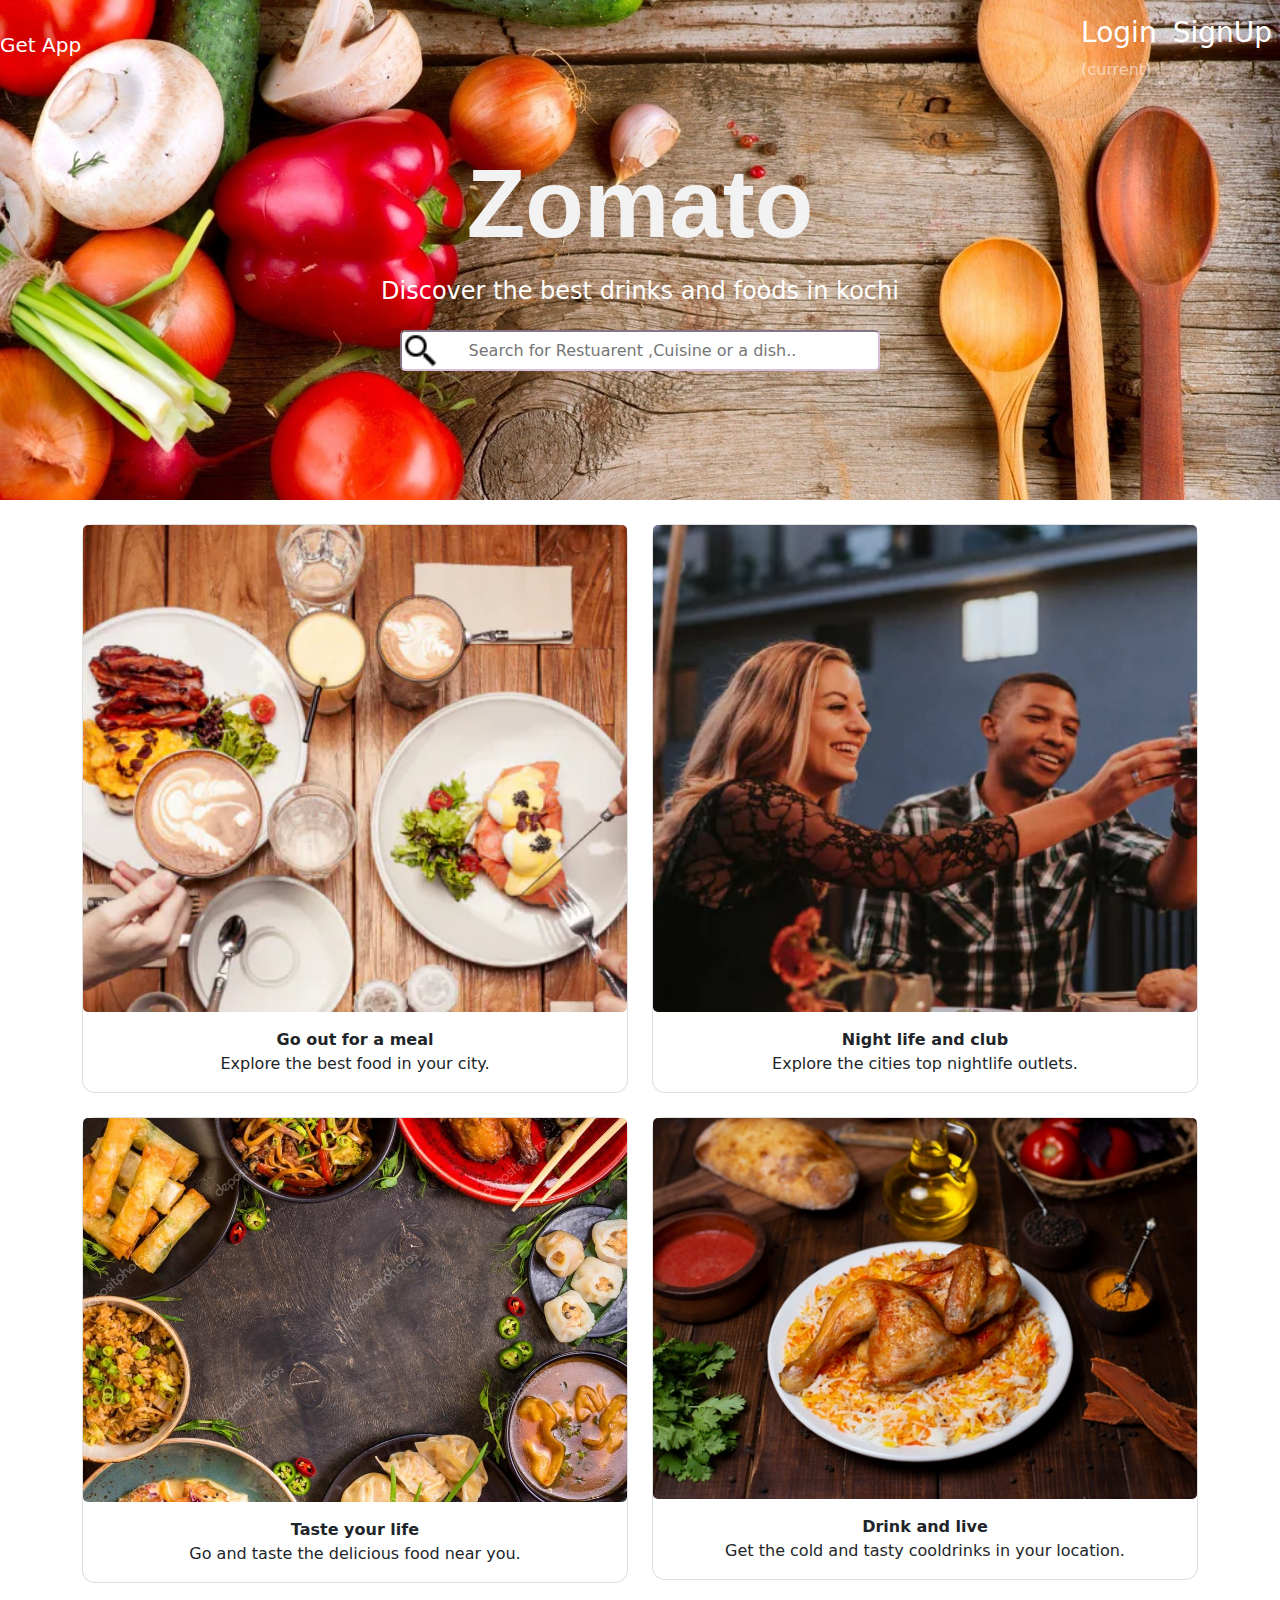
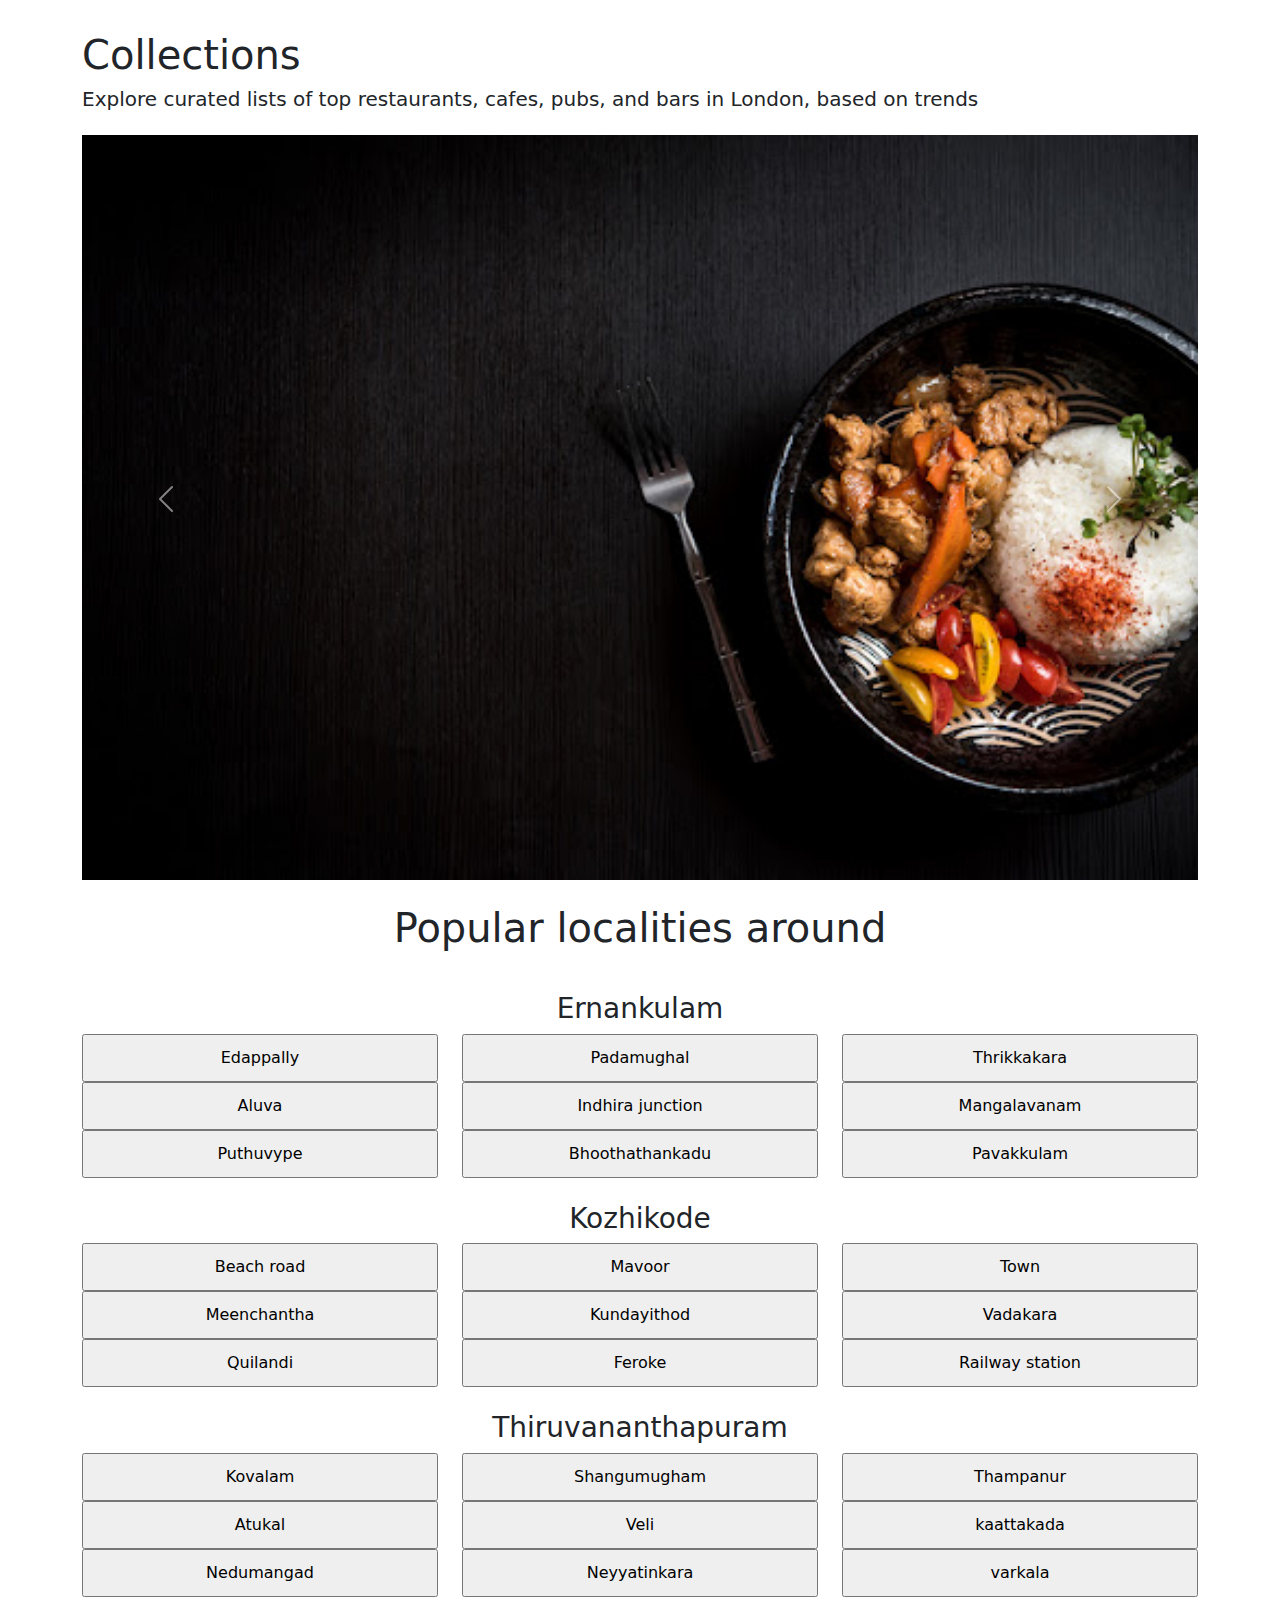
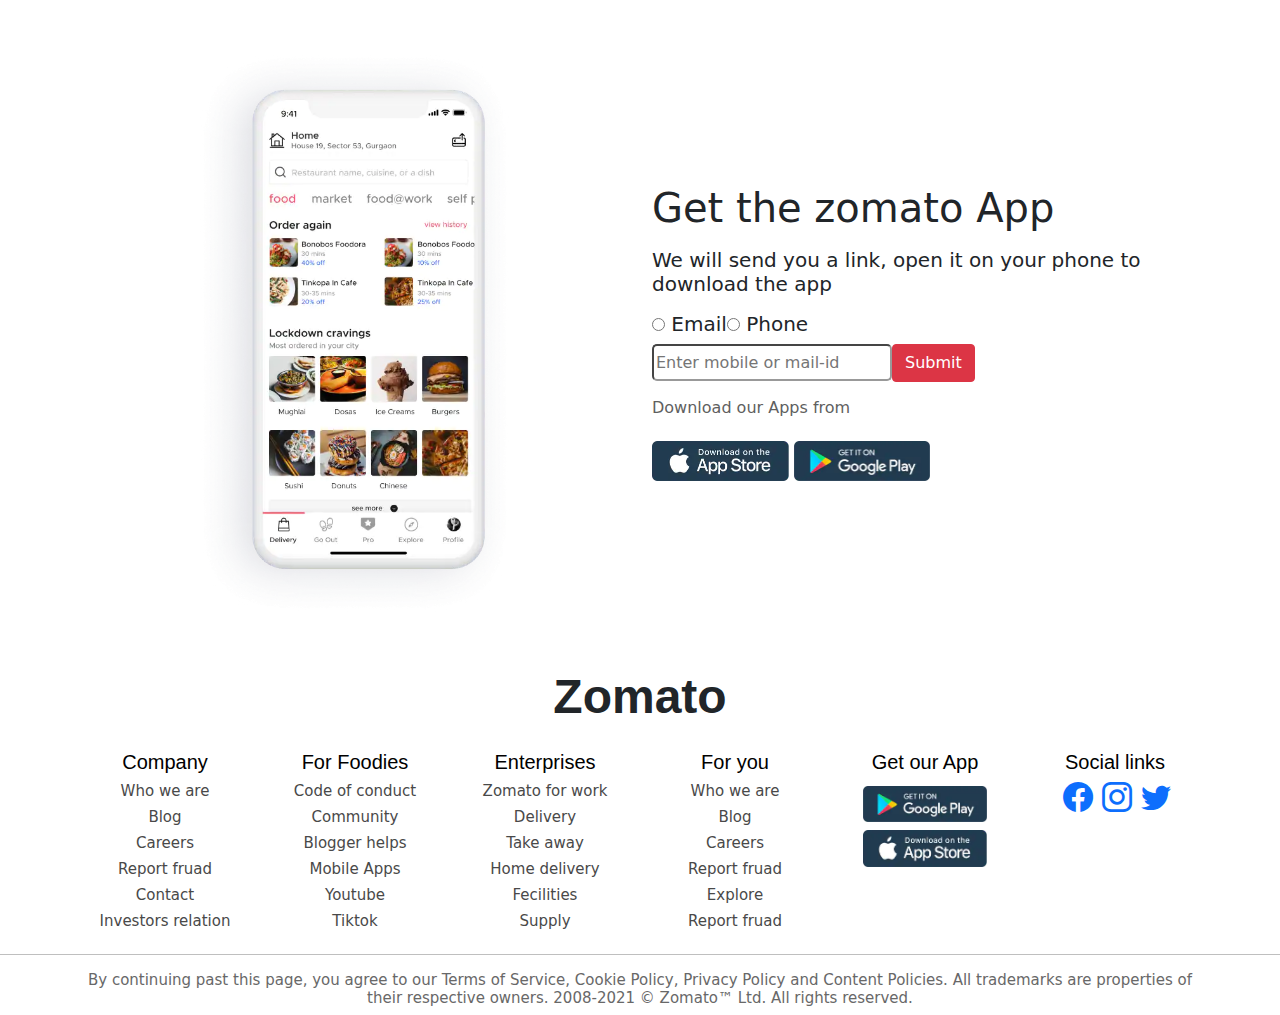
<file: index.html>
<!DOCTYPE html>
<html lang="en">

<head>
  <meta charset="UTF-8">
  <meta http-equiv="X-UA-Compatible" content="IE=edge">
  <meta name="viewport" content="width=device-width, initial-scale=1.0">
  <link rel="stylesheet" href="https://cdn.jsdelivr.net/npm/bootstrap@4.6.1/dist/css/bootstrap.min.css" integrity="sha384-zCbKRCUGaJDkqS1kPbPd7TveP5iyJE0EjAuZQTgFLD2ylzuqKfdKlfG/eSrtxUkn" crossorigin="anonymous">
    <link href="https://cdn.jsdelivr.net/npm/bootstrap@5.1.3/dist/css/bootstrap.min.css" rel="stylesheet" integrity="sha384-1BmE4kWBq78iYhFldvKuhfTAU6auU8tT94WrHftjDbrCEXSU1oBoqyl2QvZ6jIW3" crossorigin="anonymous">
   
  <link rel="stylesheet" href="https://cdn.jsdelivr.net/npm/bootstrap-icons@1.7.1/font/bootstrap-icons.css">
  <link rel="stylesheet" href="css/bootstrap.css" type="text/css">
  <link rel="stylesheet" href="style.css" type="text/css">
  
  <title>Zomato</title>
</head>

<body>
  <!-- <section>
    <div class="row1">
      <nav class="navbar navbar-expand-lg navbar-dark bg-transparent">
        <div class="container-fluid">
          <a class="navbar-brand text-white" href="https://play.google.com/store/apps/details?id=com.application.zomato">Get App</a>
          <button class="navbar-toggler" type="button" data-bs-toggle="collapse"
            data-bs-target="#navbarSupportedContent" aria-controls="navbarSupportedContent" aria-expanded="false"
            aria-label="Toggle navigation">
            <span class="navbar-toggler-icon"></span>
          </button>
          <div class="collapse navbar-collapse justify-content-end" id="navbarSupportedContent">
            <ul class="navbar-nav me-auto mb-2 mb-lg-0">

            </ul>
             <h2 class="text1 me-4 justify-content-end">Login</h2>
            <h2 class="text1 me-4 justify-content-end">SignUp</h2>
          </div>
        </div>
      </nav>

      <div class="row2">
        <h1 class="text-3">zomato</h1>

      </div>
      <div class="row3">
        <h3 class="text-4">Discover the best drinks and foods in kochi</h3>

      </div>
      <div class="row4">
        <div class="col-12">
          <input type="search" class="Textfield" placeholder="Search for Restuarent ,Cuisine or a dish..">
        </div>
      </div> 



    </div>
  </div>
        
  </section> -->
  <!-- <div class="container"> -->

  <section class="Header">
    <div class="row">
      <nav class="navbar navbar-expand-lg navbar-dark bg-transparent">
        <a class="navbar-brand pl-2" href="https://play.google.com/store/apps/details?id=com.application.zomato"><h5 class="text1">Get App</h5></a>
        <button class="navbar-toggler " type="button" data-toggle="collapse" data-target="#navbarNav" aria-controls="navbarNav" aria-expanded="false" aria-label="Toggle navigation">
          <span class="navbar-toggler-icon"></span>
        </button>
        <div class="collapse navbar-collapse justify-content-end" id="navbarNav">
          <ul class="navbar-nav">
            <li class="nav-item active">
              <a class="nav-link" href="#"><h3 class="text1">Login</h3><span class="sr-only">(current)</span></a>
            </li>
            <li class="nav-item">
              <a class="nav-link" href="#"><h3 class="text1">SignUp</h3></a>
            </li>
          </ul>
        </div>
      </nav>
    </div>
    <div class="row text-center pt-5">
      <h1 class="Zomatotext text-center">Zomato</h1>
    </div>
    <div class="row text-center pt-2">
      <h4 class="bartext text-center">Discover the best drinks and foods in kochi</h4>
    </div>
    <div class="row justify-content-center pt-3">
      <input id="add" type="search" placeholder="Search for Restuarent ,Cuisine or a dish.." class="Textfield">
      
    </div>
  </section>
<!-- </div> -->


   <!-- bodySection -->

  <div class="container text-center">
    <div class="row text-center">
      <div class="col-6 col-md-6 col-sm-6 col-lg-6 pt-4">
        <div class="card" style="width: 100%; height: auto;">
          <img src="Images/Go out for meal.webp" class="card-img-top" alt="...">
          <div class="card-body">
            <p class="card-text"><b>Go out for a meal</b><br>Explore the best food in your city.</p>
          </div>
        </div>
      </div>
      <div class="col-6 col-md-6 col-lg-6 col-sm-6 pt-4">
        <div class="card" style="width: 100%; height: auto;">
          <img src="Images/Zomatopro.webp" class="card-img-top" alt="...">
          <div class="card-body">
            <p class="card-text"><b>Night life and club</b><br>Explore the cities top nightlife outlets.</p>
          </div>
        </div>
      </div>
    </div>
    <div class="row text-center">
      <div class="col-6 col-md-6 col-lg-6 col-sm-6 pt-4">
        <div class="card" style="width: 100%; height: auto;">
          <img src="Images/Background11.jpg" class="card-img-top" alt="...">
          <div class="card-body">
            <p class="card-text"><b>Taste your life</b><br>Go and taste the delicious food near you.</p>
          </div>
        </div>
      </div>
      <div class="col-6 col-md-6 col-lg-6 col-sm-6 pt-4">
        <div class="card" style="width: 100%; height: auto;">
          <img src="Images/food5.jpg" class="card-img-top" alt="...">
          <div class="card-body">
            <p class="card-text"><b>Drink and live</b><br>Get the cold and tasty cooldrinks in your location.</p>
          </div>
        </div>
      </div>
    </div>
  </div>

  <!-- second body -->


  <div class="container">
    <div class="row pt-5">
      <h1>Collections</h1>
      <h5>Explore curated lists of top restaurants, cafes, pubs, and bars in London, based on trends</h5>
      <div class="col-md-12">
        <div id="carouselExampleInterval" class="carousel slide pt-3" data-bs-ride="carousel">
          <div class="carousel-inner">
            <div class="carousel-item active" data-bs-interval="10000">
              <img src="Images/Background6.jpg" class="d-block w-100" alt="...">
            </div>
            <div class="carousel-item" data-bs-interval="2000">
              <img src="Images/Background10 (1).png" class="d-block w-100" alt="...">
            </div>
            <div class="carousel-item" data-bs-interval="2000">
              <img src="Images/Background7.jpg" class="d-block w-100" alt="...">
            </div>
          </div>
          <button class="carousel-control-prev" type="button" data-bs-target="#carouselExampleInterval" data-bs-slide="prev">
            <span class="carousel-control-prev-icon" aria-hidden="true"></span>
            <span class="visually-hidden">Previous</span>
          </button>
          <button class="carousel-control-next" type="button" data-bs-target="#carouselExampleInterval" data-bs-slide="next">
            <span class="carousel-control-next-icon" aria-hidden="true"></span>
            <span class="visually-hidden">Next</span>
          </button>
        </div>
      </div>
    </div>
  </div>

  <!-- thirdbody -->

  <div class="container">
    <h1 class="pt-4 text-center">Popular localities around</h1>
    <div class="row text-center pt-4">
      <h3 class="line pt-2">Ernankulam</h3>
      <div class="col-sm-4 col-12 col-lg-4"><input type="button" class="button" value="Edappally"></div>
      <div class="col-sm-4 col-12 col-lg-4 "><input type="button" class="button" value="Padamughal"></div>
       <div class="col-sm-4 col-12 col-lg-4"><input type="button" class="button" value="Thrikkakara"></div>
      <!-- <div class="col-sm-4 col-9 col-lg-4"><input type="button" class="button" value="Kondotty"></div>
      <div class="col-sm-4 col-9 col-lg-4"><input type="button" class="button" value="Kondotty"></div>  -->
      <div class="col-sm-4 col-12 col-lg-4"><input type="button" class="button" value="Aluva"></div>
      <div class="col-sm-4 col-12 col-lg-4 "><input type="button" class="button" value="Indhira junction"></div>
       <div class="col-sm-4 col-12 col-lg-4"><input type="button" class="button" value="Mangalavanam"></div>
       <div class="col-sm-4 col-12 col-lg-4"><input type="button" class="button" value="Puthuvype"></div>
       <div class="col-sm-4 col-12 col-lg-4 "><input type="button" class="button" value="Bhoothathankadu"></div>
        <div class="col-sm-4 col-12 col-lg-4"><input type="button" class="button" value="Pavakkulam"></div>
    </div>
    <div class="row text-center pt-3">
      <h3 class="line pt-2">Kozhikode</h3>
      <div class="col-sm-4 col-12 col-lg-4"><input type="button" class="button" value="Beach road"></div>
      <div class="col-sm-4 col-12 col-lg-4 "><input type="button" class="button" value="Mavoor"></div>
       <div class="col-sm-4 col-12 col-lg-4"><input type="button" class="button" value="Town"></div>
       <div class="col-sm-4 col-12 col-lg-4"><input type="button" class="button" value="Meenchantha"></div>
      <div class="col-sm-4 col-12 col-lg-4 "><input type="button" class="button" value="Kundayithod"></div>
       <div class="col-sm-4 col-12 col-lg-4"><input type="button" class="button" value="Vadakara"></div>
       <div class="col-sm-4 col-12 col-lg-4"><input type="button" class="button" value="Quilandi"></div>
      <div class="col-sm-4 col-12 col-lg-4 "><input type="button" class="button" value="Feroke"></div>
       <div class="col-sm-4 col-12 col-lg-4"><input type="button" class="button" value="Railway station"></div>


    </div>
    <div class="row text-center pt-3">
      <h3 class="line pt-2">Thiruvananthapuram</h3>
      <div class="col-sm-4 col-12 col-lg-4"><input type="button" class="button" value="Kovalam"></div>
      <div class="col-sm-4 col-12 col-lg-4 "><input type="button" class="button" value="Shangumugham"></div>
       <div class="col-sm-4 col-12 col-lg-4"><input type="button" class="button" value="Thampanur"></div>
       <div class="col-sm-4 col-12 col-lg-4"><input type="button" class="button" value="Atukal"></div>
      <div class="col-sm-4 col-12 col-lg-4"><input type="button" class="button" value="Veli"></div>
       <div class="col-sm-4 col-12 col-lg-4"><input type="button" class="button" value="kaattakada"></div>
       <div class="col-sm-4 col-12 col-lg-4"><input type="button" class="button" value="Nedumangad"></div>
      <div class="col-sm-4 col-12 col-lg-4"><input type="button" class="button" value="Neyyatinkara"></div>
       <div class="col-sm-4 col-12 col-lg-4"><input type="button" class="button" value="varkala"></div>

    </div>

  </div>

  <!-- fourth body -->
  <div class="container">
    <div class="row pt-5">
      <div class="col-12 col-sm-6 col-md-6  text-center">
        <img src="Images/phonephoto.webp" alt="" class="phoneimage">

      </div>
      <div class="zom col-12 col-sm-6 col-md-6">
        <h1>Get the zomato App</h1>
        <h5 class="h5text pt-2">We will send you a link, open it on your phone to download the app</h5> 
        <!-- <span><input type="radio" name="name" class=""><h5 class="d-flex">Email</h5> <input type="radio" name="name"><h5>Phone</h5></span> -->
         <div class="firstdiv pt-2">
          <h5><input type="radio" class="Buttonradio" name="name">  Email</h5>
        </div>
          <div class="Seconddiv pt-2">
         
          <h5><input type="radio" class="Buttonradio " name="name">  Phone</h5>
          
        </div>
        <div class="dev  col-12 col-md-12 col-sm-12">
        
        <div class="Searchinput  ">
          <input type="search" class="Searchspace " placeholder="Enter mobile or mail-id">
        </div>
        <div class="Searchbuton ">
          <button type="button" class="btn btn-danger m-auto">Submit</button>

        </div>
      </div>

        <h6 class="textd pt-3">Download our Apps from</h6>
        <img src="Images/Playstore.webp" alt="" class="logo image-fluid mt-3">
        <img src="Images/Googleplay.webp" alt="" class="logo image-fluid mt-3">
        
        
        
        

      </div>
    </div>
  </div>

  <!-- footer -->

  <div class="container">
    <div class="row pt-5 text-center">
      <h1 class="Textlast">Zomato</h1>
      
      <div class="col-6 col-sm-4 col-lg-2 pt-3">
        <h4 class="Company">Company</h4>
        <h6 class="innertext">Who we are</h6>
        <h6 class="innertext">Blog</h6>
        <h6 class="innertext">Careers</h6>
        <h6 class="innertext">Report fruad</h6>
        <h6 class="innertext">Contact</h6>
        <h6 class="innertext">Investors relation</h6>

      </div>
      <div class="col-6 col-sm-4 col-lg-2 pt-3">
        <h4 class="Company">For Foodies</h4>
        <h6 class="innertext">Code of conduct</h6>
        <h6 class="innertext">Community</h6>
        <h6 class="innertext">Blogger helps</h6>
        <h6 class="innertext">Mobile Apps</h6>
        <h6 class="innertext">Youtube</h6>
        <h6 class="innertext">Tiktok</h6>
   

      </div>
      <div class="col-6 col-sm-4 col-lg-2 pt-3">
        <h4 class="Company">Enterprises</h4>
        <h6 class="innertext">Zomato for work</h6>
        <h6 class="innertext">Delivery</h6>
        <h6 class="innertext">Take away</h6>
        <h6 class="innertext">Home delivery</h6>
        <h6 class="innertext">Fecilities</h6>
        <h6 class="innertext">Supply</h6>

      </div>
      <div class="col-6 col-sm-4 col-lg-2 pt-3">
       <h4 class="Company">For you</h4>
       <h6 class="innertext">Who we are</h6>
        <h6 class="innertext">Blog</h6>
        <h6 class="innertext">Careers</h6>
        <h6 class="innertext">Report fruad</h6>
        <h6 class="innertext">Explore</h6>
        <h6 class="innertext">Report fruad</h6>
       

      </div>
      <div class="col-6 col-sm-4 col-lg-2 pt-3">
        <h4 class="Company">Get our App</h4>
        <a href="https://play.google.com/store/apps/details?id=com.application.zomato"><img src="Images/Googleplay.webp" alt="" class="w-75 mt-1"></a>
        <a href="https://apps.apple.com/in/app/zomato-food-delivery-dining/id434613896"><img src="Images/Playstore.webp" alt="" class="w-75 mt-2"></a>
    
      </div>
      <div class="col-6 col-sm-4 col-lg-2 pt-3">
        <h4 class="Company">Social links</h4>
        <a href="https://www.facebook.com/zomato/"><i class="bi bi-facebook"></i></a>
        <a href="https://www.instagram.com/zomato/?hl=en"><i class="bi bi-instagram"></i></a>
        <a href="https://twitter.com/zomato?ref_src=twsrc%5Egoogle%7Ctwcamp%5Eserp%7Ctwgr%5Eauthor"><i class="bi bi-twitter"></i></a>
       

      </div>
    </div>
  </div>

  <hr class="hr">
  <div class="container">
  <h6 class="h6 text-center">By continuing past this page, you agree to our Terms of Service, Cookie Policy, Privacy Policy and Content Policies. All trademarks are properties of their respective owners. 2008-2021 © Zomato™ Ltd. All rights reserved.</h6>

</div>







<script src="https://cdn.jsdelivr.net/npm/bootstrap@4.6.1/dist/js/bootstrap.bundle.min.js" integrity="sha384-fQybjgWLrvvRgtW6bFlB7jaZrFsaBXjsOMm/tB9LTS58ONXgqbR9W8oWht/amnpF" crossorigin="anonymous"></script>
<script src="https://cdn.jsdelivr.net/npm/jquery@3.5.1/dist/jquery.slim.min.js" integrity="sha384-DfXdz2htPH0lsSSs5nCTpuj/zy4C+OGpamoFVy38MVBnE+IbbVYUew+OrCXaRkfj" crossorigin="anonymous"></script>
<script src="https://cdn.jsdelivr.net/npm/popper.js@1.16.1/dist/umd/popper.min.js" integrity="sha384-9/reFTGAW83EW2RDu2S0VKaIzap3H66lZH81PoYlFhbGU+6BZp6G7niu735Sk7lN" crossorigin="anonymous"></script>
<script src="https://cdn.jsdelivr.net/npm/bootstrap@4.6.1/dist/js/bootstrap.min.js" integrity="sha384-VHvPCCyXqtD5DqJeNxl2dtTyhF78xXNXdkwX1CZeRusQfRKp+tA7hAShOK/B/fQ2" crossorigin="anonymous"></script>



  <script src="js/bootstrap.js"></script>
  <script src="https://cdn.jsdelivr.net/npm/@popperjs/core@2.10.2/dist/umd/popper.min.js"
    integrity="sha384-7+zCNj/IqJ95wo16oMtfsKbZ9ccEh31eOz1HGyDuCQ6wgnyJNSYdrPa03rtR1zdB"
    crossorigin="anonymous"></script>
  <script src="https://cdn.jsdelivr.net/npm/bootstrap@5.1.3/dist/js/bootstrap.min.js"
    integrity="sha384-QJHtvGhmr9XOIpI6YVutG+2QOK9T+ZnN4kzFN1RtK3zEFEIsxhlmWl5/YESvpZ13"
    crossorigin="anonymous"></script>
</body>

</html>
</file>
<file: style.css>
body{
    margin: 0px;
    padding: 0px;
}
.Header{
    background-image: url(Images/New-1.jpg);
    background-size: cover;
    overflow: hidden;
    height: 500px;
}

.row1{
    width: 100%;
    height: 500px;
    background-image: url(Images/New-1.jpg);
    background-size: cover;
    overflow: hidden;
}
.text1{
    cursor: pointer;
    color: white;
}
.bartext{
    color: white;
}
.Zomatotext{
    color: rgb(242, 242, 242);
    font-size: 6rem;
    font-weight: bolder;
    font-family: -apple-system, BlinkMacSystemFont, 'Segoe UI', Roboto, Oxygen, Ubuntu, Cantarell, 'Open Sans', 'Helvetica Neue', sans-serif;
    font: normal;
}
.text1:hover{
    color: rgb(1, 105, 32);
}
.row2{
    align-items: center;
    text-align: center;
    padding-top: 5rem;
   
}
.text-3{
    font-size: 100px;
    font-family: Arial, Helvetica, sans-serif;
    font-weight: bolder;
    color: rgb(255, 255, 255);
}
.row3{
    align-items: center;
    text-align: center;

}
.text-4{
    font-size: 30px;
    font-family: Arial, Helvetica, sans-serif;
    font-weight: bolder;
    color: white;
}
.row4{
    align-items: center;
    text-align: center;

}
.Textfield{
    width: 30rem;
    height: 2.6rem;
    text-align: center;
    border-radius: 5px;
    border-color: thistle;
    background-image: url(Images/icons8-search-24.png);
    background-repeat: no-repeat;
    background-size: 2.3rem;
    
    /* background-position:; */
    outline: 0;
    cursor: pointer;

}

/* bodypart */
/* .container{
    margin-top: auto;
    background: rgb(255, 255, 255);
}
.row{
    text-align: center;
    margin-top: 40px;
   height: 500px;
   background: rgb(255, 255, 255);
   
  
}

.card{
    height: auto;
    width: auto;
    border-radius: 10px;

}

.card-img-top{
    width: auto;
    height: 15rem;
    border-radius: 2rem;

}
.rowone{
    text-align: center;
    margin-top: 40px;
   height: 900px;
   background: rgb(248, 155, 155);

} */

.Image1{
    width: 100%;
    height: auto;
    
    /* height: 7rem; */
}
.card{
    border-radius: 13px;
    min-height: 22rem;
}
.card-img-top{
    border-radius: 5px;
    height: auto;
}
.d-block{
    width: 100%;
    
}
.button{
    width: 100%;
    height: 3rem;
    cursor: pointer;
    
}
.Textlast{
    font-family:sans-serif;
    font-weight: bold;
    font-size: 3rem;
}
.Company{
    font-style: normal;
    font-family: Verdana, Geneva, Tahoma, sans-serif;
    font-size: 20px;
    color: black;
}
.innertext{
    color: rgb(73, 73, 73);
    font-size: 15px;
    cursor: pointer;
    font-weight: lighter;

}
.innertext:hover{
    color: rgb(250, 14, 14);
}
.hr{
    color: black;
    font-weight: 700;
}
.image-fluid{
    width: 3rem;
    height: auto;
    cursor: pointer;
}
.image-fluid:hover{
    transform: scale(1.05);
    transition: 0.7s ease;
}
.w-75:hover{
    transform: scale(1.05);
    transition: 0.7s ease;

}
.h6{
    color: rgb(104, 104, 104);
    font-size: 15px;
}
.phoneimage {
    width: 30%;
    height: auto;
}
.innerSection{
    width: 100%;
    height: 50px;
    background: rgb(255, 255, 255);
    margin-top: 3rem;
}
.AppText{
    font-family:Okra, Helvetica, sans-serif;
    font-weight: normal;
    font-size: 44px;
    word-spacing: 2px;
    letter-spacing: 1px;
    padding-left: 2rem;
}
.innerSection1{
    width: 100%;
    height: 100px;
    background: rgb(255, 255, 255);
}
.TextFile{
    font-family:Okra, Helvetica, sans-serif;
    font-weight: normal;
    font-size: 15px;
    word-spacing: 2px;
    letter-spacing: 1px;
    padding-left: 2rem;
    padding-top: 2rem;
}

.Innersection2{
    width: 100%;
    height: 60px;
    background: rgb(255, 255, 255);
}
.Emailpart{
    float: left;
    padding-left: 2rem;
    padding-top: 1rem;
    font-size: 17px;
    font-weight: lighter;


}
.Phonepart{
    float: left;
    padding-left: 2rem;
    padding-top: 1rem;
    font-size: 17px;
    font-weight: lighter;

}
.Radiobutton{
    width: 20px;
    height: 20px;  
    fill: brown;
    /* background-color; */
   
}
.Emailpart input{
    /* background:red; */
    
    fill: brown !important;
}
.innersection3{
    width: 100%;
    height: 60px;
    background: rgb(255, 255, 255);
}
.Button1{
    padding-left: 2rem;
    padding-top: 1rem;
}
.ButtonClass{
    width: 40%;
    height: 2.5rem;
    border-radius: 5px;
    border: aliceblue;
    background-color: rgb(214, 214, 214);
    float: left;
    cursor: pointer;

}
.Button2{
    padding-top: 0px;

}
.ButtonClass1{
    width: 20%;
    height: 2.5rem;
    border-radius: 5px;
    float: left;
    text-align: center;
    margin-left: 1rem;
    background-color: rgb(245, 75, 75);
    cursor: pointer;
    border: 0px;
    color: white;

}
.ButtonClass1:hover{
    transform: scale(1.05);
    transition: 1s ease;

}
.innersection4{
    width: 100%;
    height: 50px;
    background: rgb(255, 255, 255);
    
}
.Download{
    font-family:Okra, Helvetica, sans-serif;
    font-weight: normal;
    font-size: 15px;
    word-spacing: 2px;
    letter-spacing: 1px;
    padding-left: 2rem;
    padding-top: 2rem;
    color: rgb(145, 145, 145);

}
.innersection5{
    width: 100%;
    height: 100px;
    background: rgb(255, 255, 255);
}
.Imagep{
    width: 15%;
    height: auto;
    padding-top: 1.5rem;
    padding-left: 2rem;
    cursor: pointer;
}
.Imagep:hover{
    transform: scale(1.05);
    transition: 1s ease;

}
.firstdiv{
    float: left;
    

}
.Seconddiv{
    
    

}
.Buttonradio{
    cursor: pointer;

}
.Searchspace{
    width: 15rem;
    height: 2.3rem;
    border-radius: 5px;
    border-color: rgb(153, 153, 153);
}
/* .Searchbuton{
    margin-left: 2rem;
    padding-left: 2rem;
} */
.Searchinput{
    float: left;
    
    
}
.btn{
    
}
.Searchbuton button{
    margin-left: -3rem;
    


}
.textd{
    color: rgb(95, 95, 95);
}
.logo{
    width: 25%;
    
    height: auto;
}
.phoneimage{
    width: 100%;
    height: auto;
}
.zom {
    margin: auto;
}
.bi{
    font-size: 30px;
    line-height: 22px;
    padding-left: 4px;
}
@media(min-height:600px){
    .phoneimage{
        width: 60%;
    }
}
</file>
